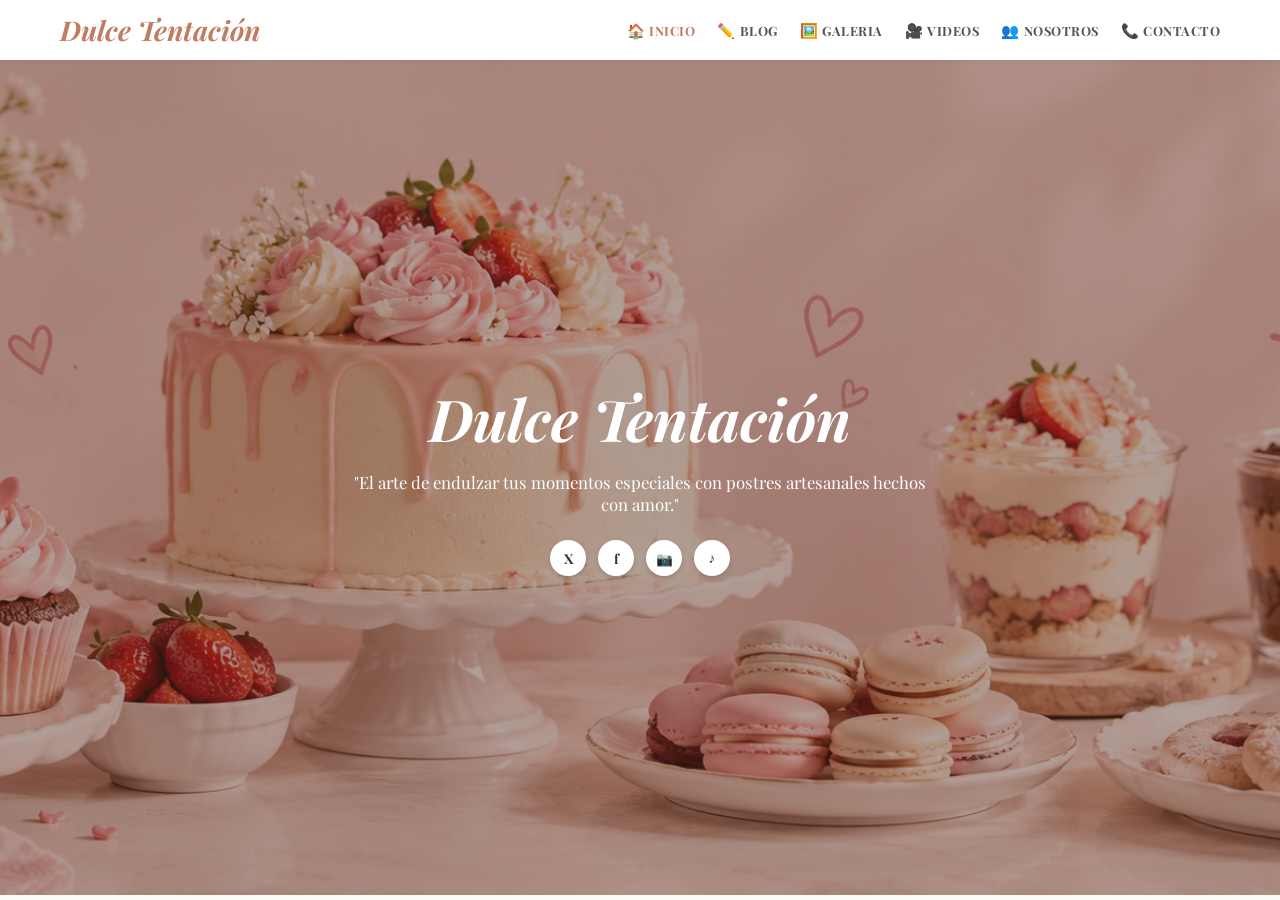
<file: index.html>
<!DOCTYPE html>
<html lang="es">
<head>
    <meta charset="UTF-8">
    <meta name="viewport" content="width=device-width, initial-scale=1.0">
    <title>Dulce Tentación - Inicio</title>
    
    <link rel="icon" type="image/png" href="imagenes/EkuMt7j3Sc5S_RFY_2t4IXHTE3midWKJicRoW1bk-DGAIUhJpVKFUWVu7c8y8KGLUDhGecCIjbO1g9K03HoEENYgFP9AHhrxB3eiKuZ5ttiZTwztIpZvGsgv5OCC-5rBT0I_UEY-zUKbbVOfCup572gvj0AWBpLTKALHo8UUyzUlDh3IUAPtKOQcUGHSWDuS.jpeg">

    <link href="https://fonts.googleapis.com/css2?family=Playfair+Display:ital,wght@0,400..700;1,400..700&display=swap" rel="stylesheet">
    <link rel="stylesheet" href="css/estilo.css">

</head>
<body>
    <header class="header-navegacion">
        <div class="logo">
            <h1>Dulce Tentación</h1>
        </div>
        <nav>
            <ul>
                <li><a href="index.html" class="active"><span class="icono">🏠</span> INICIO</a></li>
                <li><a href="blog.html"><span class="icono">✏️</span> BLOG</a></li>
                <li><a href="galeria.html"><span class="icono">🖼️</span> GALERIA</a></li>
                <li><a href="videos.html"><span class="icono">🎥</span> VIDEOS</a></li>
                <li><a href="nosotros.html"><span class="icono">👥</span> NOSOTROS</a></li>
                <li><a href="contactos.html"><span class="icono">📞</span> CONTACTO</a></li>
            </ul>
        </nav>
    </header>

    <main class="hero-section">
        <div class="hero-content">
            <h2>Dulce Tentación</h2>
            <p>"El arte de endulzar tus momentos especiales con postres artesanales hechos con amor."</p>
            <div class="redes-sociales">
                <a href="#" class="btn-red">X</a>
                <a href="#" class="btn-red">f</a>
                <a href="#" class="btn-red">📷</a>
                <a href="#" class="btn-red">♪</a>
            </div>
        </div>
    </main>
</body>
</html>
</file>
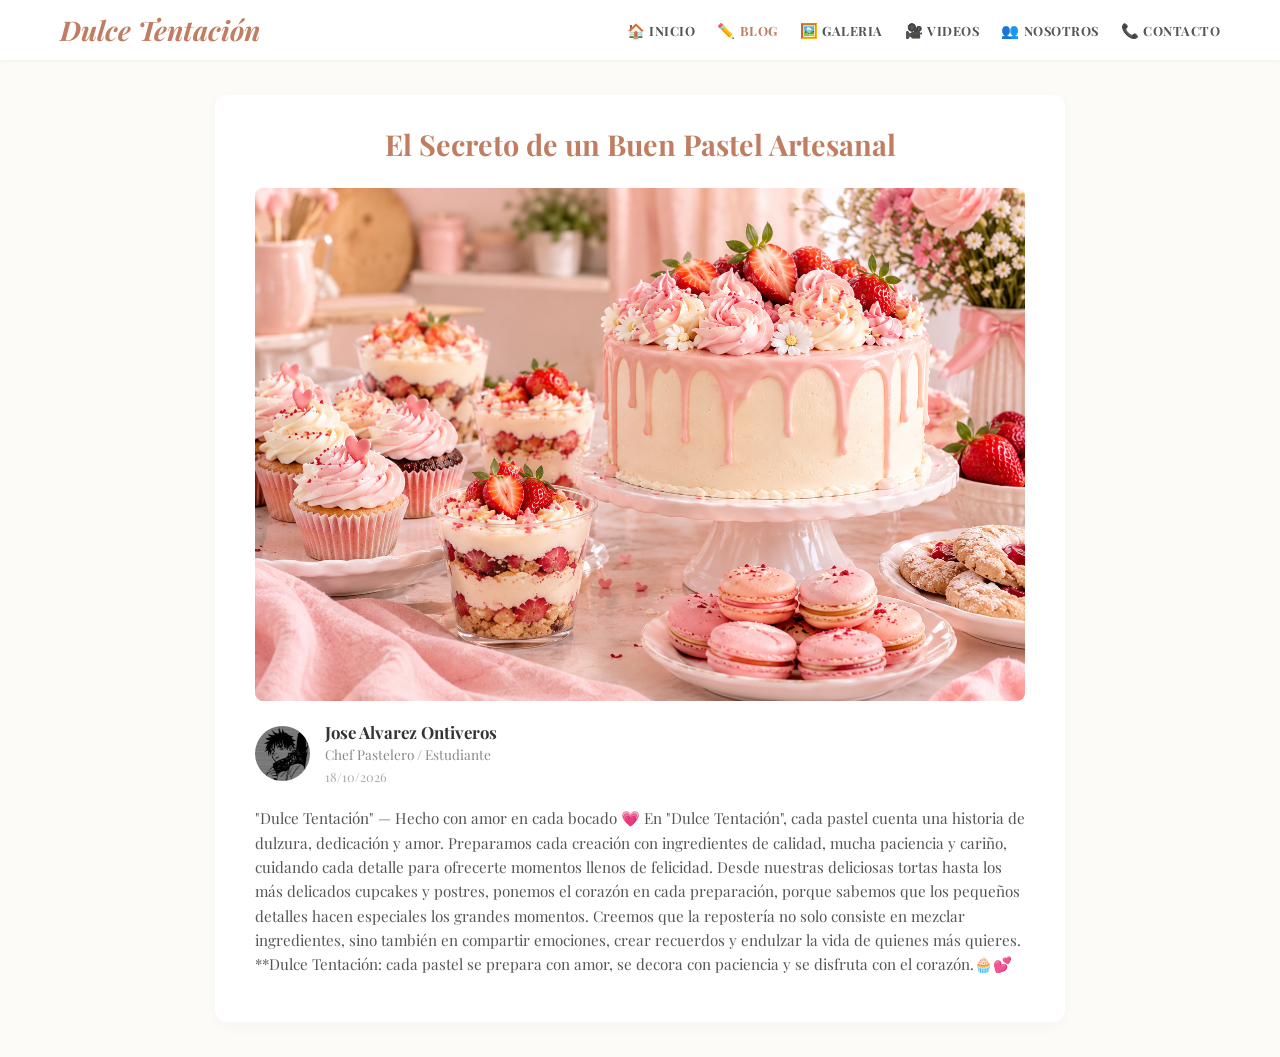
<file: blog.html>
<!DOCTYPE html>
<html lang="es">
<head>
    <meta charset="UTF-8">
    <meta name="viewport" content="width=device-width, initial-scale=1.0">
    <title>Dulce Tentación - Blog</title>
    <link href="https://fonts.googleapis.com/css2?family=Playfair+Display:ital,wght@0,400..700;1,400..700&display=swap" rel="stylesheet">
    <link rel="stylesheet" href="css/estilo.css">
      <link rel="icon" type="image/png" href="imagenes/EkuMt7j3Sc5S_RFY_2t4IXHTE3midWKJicRoW1bk-DGAIUhJpVKFUWVu7c8y8KGLUDhGecCIjbO1g9K03HoEENYgFP9AHhrxB3eiKuZ5ttiZTwztIpZvGsgv5OCC-5rBT0I_UEY-zUKbbVOfCup572gvj0AWBpLTKALHo8UUyzUlDh3IUAPtKOQcUGHSWDuS.jpeg">
</head>
<body>
    <header class="header-navegacion">
        <div class="logo">
            <h1>Dulce Tentación</h1>
        </div>
        <nav>
            <ul>
                <li><a href="index.html"><span class="icono">🏠</span> INICIO</a></li>
                <li><a href="blog.html" class="active"><span class="icono">✏️</span> BLOG</a></li>
                <li><a href="galeria.html"><span class="icono">🖼️</span> GALERIA</a></li>
                <li><a href="videos.html"><span class="icono">🎥</span> VIDEOS</a></li>
                <li><a href="nosotros.html"><span class="icono">👥</span> NOSOTROS</a></li>
                <li><a href="contactos.html"><span class="icono">📞</span> CONTACTO</a></li>
            </ul>
        </nav>
    </header>

    <main class="contenedor-principal">
        <article class="tarjeta-blog">
            <h2 class="titulo-seccion-blog">El Secreto de un Buen Pastel Artesanal</h2>
            
            <div class="imagen-banner-blog">
                <img src="imagenes/pastel para blog.png" alt="El Secreto de un Buen Pastel Artesanal">
            </div>
            
            <div class="autor-info">
                <img src="imagenes/foto de perfil .jpg" alt="Jose Alvarez Ontiveros" class="foto-perfil-autor">
                <div class="datos-autor">
                    <h3>Jose Alvarez Ontiveros</h3>
                    <p>Chef Pastelero / Estudiante</p>
                    <span class="fecha">18/10/2026</span>
                </div>
            </div>

            <div class="contenido-texto-blog">
               <p>"Dulce Tentación" — Hecho con amor en cada bocado 💗

En "Dulce Tentación", cada pastel cuenta una historia de dulzura, dedicación y amor. Preparamos cada creación con ingredientes de calidad, mucha paciencia y cariño, cuidando cada detalle para ofrecerte momentos llenos de felicidad.

Desde nuestras deliciosas tortas hasta los más delicados cupcakes y postres, ponemos el corazón en cada preparación, porque sabemos que los pequeños detalles hacen especiales los grandes momentos.

Creemos que la repostería no solo consiste en mezclar ingredientes, sino también en compartir emociones, crear recuerdos y endulzar la vida de quienes más quieres.

**Dulce Tentación: cada pastel se prepara con amor, se decora con paciencia y se disfruta con el corazón.🧁💕</p>
        </article>
    </main>
</body>
</html>
</file>
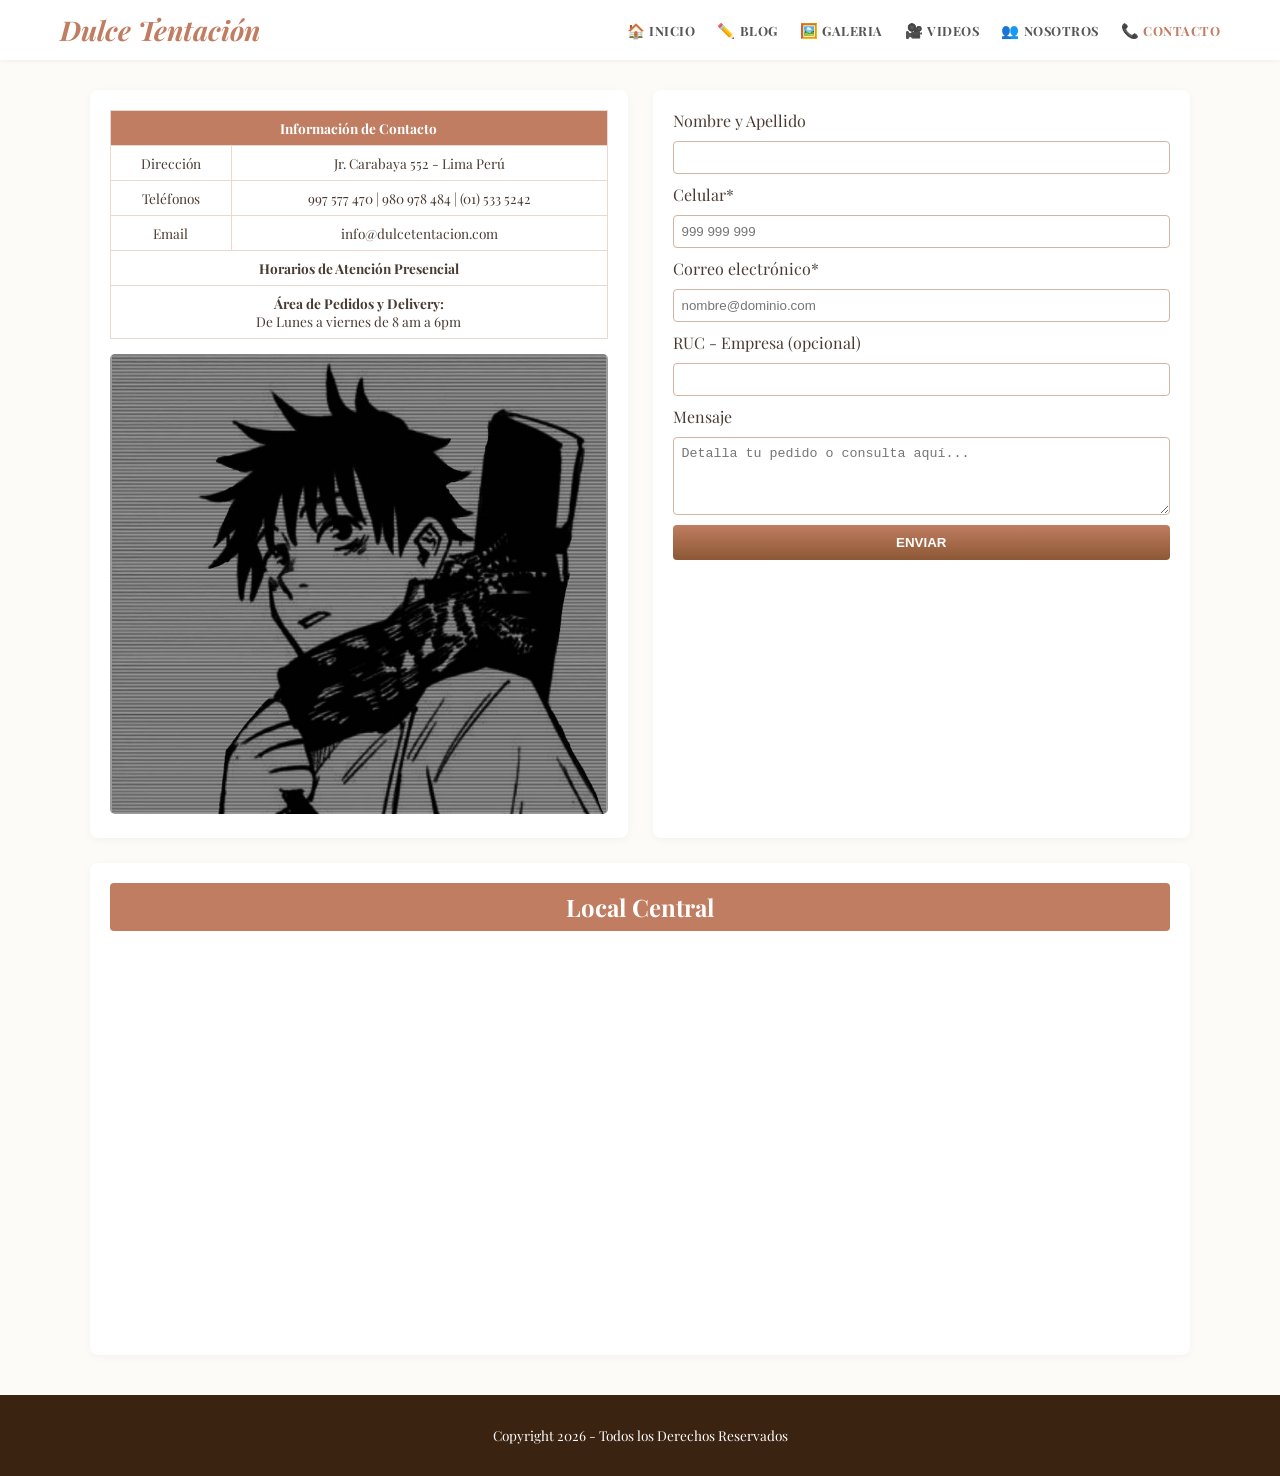
<file: contactos.html>
<!DOCTYPE html>
<html lang="es">
<head>
    <meta charset="UTF-8">
    <meta name="viewport" content="width=device-width, initial-scale=1.0">
    <title>Dulce Tentación - Contacto</title>
    <link href="https://fonts.googleapis.com/css2?family=Playfair+Display:ital,wght@0,400..700;1,400..700&display=swap" rel="stylesheet">
    <link rel="stylesheet" href="css/estilo.css">

    <link rel="icon" type="image/png" href="imagenes/EkuMt7j3Sc5S_RFY_2t4IXHTE3midWKJicRoW1bk-DGAIUhJpVKFUWVu7c8y8KGLUDhGecCIjbO1g9K03HoEENYgFP9AHhrxB3eiKuZ5ttiZTwztIpZvGsgv5OCC-5rBT0I_UEY-zUKbbVOfCup572gvj0AWBpLTKALHo8UUyzUlDh3IUAPtKOQcUGHSWDuS.jpeg">

</head>
<body>
    <header class="header-navegacion">
        <div class="logo">
            <h1>Dulce Tentación</h1>
        </div>
        <nav>
            <ul>
                <li><a href="index.html"><span class="icono">🏠</span> INICIO</a></li>
                <li><a href="blog.html"><span class="icono">✏️</span> BLOG</a></li>
                <li><a href="galeria.html"><span class="icono">🖼️</span> GALERIA</a></li>
                <li><a href="videos.html"><span class="icono">🎥</span> VIDEOS</a></li>
                <li><a href="nosotros.html"><span class="icono">👥</span> NOSOTROS</a></li>
                <li><a href="contactos.html" class="active"><span class="icono">📞</span> CONTACTO</a></li>
            </ul>
        </nav>
    </header>

    <main class="contacto-main">
        <section class="seccion-superior">
            <div class="contenedor-tabla">
                <table class="tabla-contacto">
                    <thead>
                        <tr>
                            <th colspan="2">Información de Contacto</th>
                        </tr>
                    </thead>
                    <tbody>
                        <tr>
                            <td>Dirección</td>
                            <td>Jr. Carabaya 552 - Lima Perú</td>
                        </tr>
                        <tr>
                            <td>Teléfonos</td>
                            <td>997 577 470 | 980 978 484 | (01) 533 5242</td>
                        </tr>
                        <tr>
                            <td>Email</td>
                            <td>info@dulcetentacion.com</td>
                        </tr>
                        <tr>
                            <th colspan="2">Horarios de Atención Presencial</th>
                        </tr>
                        <tr>
                            <td colspan="2"><strong>Área de Pedidos y Delivery:</strong><br>De Lunes a viernes de 8 am a 6pm</td>
                        </tr>
                    </tbody>
                </table>
                <div class="imagen-tabla">
                    <img src="imagenes/foto de perfil .jpg" alt="Atención al cliente Dulce Tentación">
                </div>
            </div>

            <div class="contenedor-formulario">
                <form action="#" method="POST">
                    <label for="nombre">Nombre y Apellido</label>
                    <input type="text" id="nombre" name="nombre" required>

                    <label for="celular">Celular*</label>
                    <input type="tel" id="celular" name="celular" placeholder="999 999 999" required>

                    <label for="correo">Correo electrónico*</label>
                    <input type="email" id="correo" name="correo" placeholder="nombre@dominio.com" required>

                    <label for="ruc">RUC - Empresa (opcional)</label>
                    <input type="text" id="ruc" name="ruc">

                    <label for="mensaje">Mensaje</label>
                    <textarea id="mensaje" name="mensaje" rows="4" placeholder="Detalla tu pedido o consulta aquí..."></textarea>

                    <button type="submit">ENVIAR</button>
                </form>
            </div>
        </section>

        <section class="seccion-mapa">
    <h2>Local Central</h2>
    <div class="mapa-responsive">
        <iframe src="https://www.google.com/maps/embed?pb=!1m18!1m12!1m3!1d3901.859600015505!2d-77.034567!3d-12.045678!2m3!1f0!2f0!3f0!3m2!1f1024!2f768!4f13.1!3m3!1m2!1s0x9105c8c3b1234567%3A0x123456789abcdef!2sJr.%20Carabaya%20552%2C%20Lima%2015001!5e0!3m2!1ses!2spe!4v1600000000000!5m2!1ses!2spe" width="100%" height="380" style="border:0;" allowfullscreen="" loading="lazy"></iframe>
    </div>
</section>
    </main>

    <footer>
        <p>Copyright 2026 - Todos los Derechos Reservados</p>
    </footer>
</body>
</html>
</file>
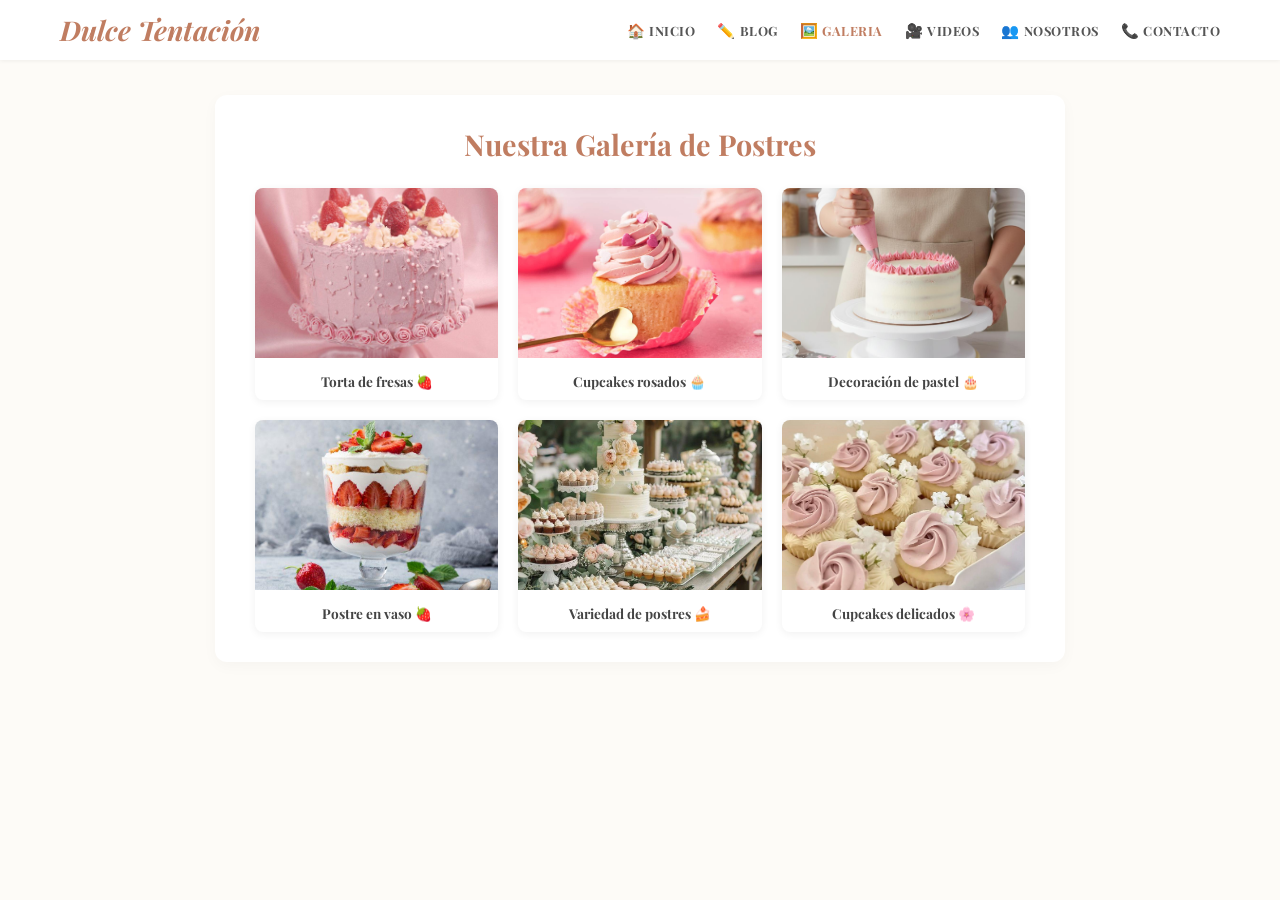
<file: galeria.html>
<!DOCTYPE html>
<html lang="es">
<head>
    <meta charset="UTF-8">
    <meta name="viewport" content="width=device-width, initial-scale=1.0">
    <title>Dulce Tentación - Galería</title>
    <link href="https://fonts.googleapis.com/css2?family=Playfair+Display:ital,wght@0,400..700;1,400..700&display=swap" rel="stylesheet">
    <link rel="stylesheet" href="css/estilo.css">

    <link rel="icon" type="image/png" href="imagenes/EkuMt7j3Sc5S_RFY_2t4IXHTE3midWKJicRoW1bk-DGAIUhJpVKFUWVu7c8y8KGLUDhGecCIjbO1g9K03HoEENYgFP9AHhrxB3eiKuZ5ttiZTwztIpZvGsgv5OCC-5rBT0I_UEY-zUKbbVOfCup572gvj0AWBpLTKALHo8UUyzUlDh3IUAPtKOQcUGHSWDuS.jpeg">

</head>
<body>
    <header class="header-navegacion">
        <div class="logo">
            <h1>Dulce Tentación</h1>
        </div>
        <nav>
            <ul>
                <li><a href="index.html"><span class="icono">🏠</span> INICIO</a></li>
                <li><a href="blog.html"><span class="icono">✏️</span> BLOG</a></li>
                <li><a href="galeria.html" class="active"><span class="icono">🖼️</span> GALERIA</a></li>
                <li><a href="videos.html"><span class="icono">🎥</span> VIDEOS</a></li>
                <li><a href="nosotros.html"><span class="icono">👥</span> NOSOTROS</a></li>
                <li><a href="contactos.html"><span class="icono">📞</span> CONTACTO</a></li>
            </ul>
        </nav>
    </header>

    <main class="contenedor-principal">
        <section class="tarjeta-galeria">
            <h2 class="titulo-seccion">Nuestra Galería de Postres</h2>
            
            <div class="grid-galeria">
                <div class="item-tarjeta">
                    <img src="imagenes/pastel 1.jpeg" alt="Torta de fresas">
                    <p>Torta de fresas 🍓</p>
                </div>
                <div class="item-tarjeta">
                    <img src="imagenes/pastel2.jpeg" alt="Cupcakes rosados">
                    <p>Cupcakes rosados 🧁</p>
                </div>
                <div class="item-tarjeta">
                    <img src="imagenes/pastel3.jpeg" alt="Decoración de pastel">
                    <p>Decoración de pastel 🎂</p>
                </div>
                <div class="item-tarjeta">
                    <img src="imagenes/pastel4.jpeg" alt="Postre en vaso">
                    <p>Postre en vaso 🍓</p>
                </div>
                <div class="item-tarjeta">
                    <img src="imagenes/pastel5.jpeg" alt="Variedad de postres">
                    <p>Variedad de postres 🍰</p>
                </div>
                <div class="item-tarjeta">
                    <img src="imagenes/pastel6.jpeg" alt="Cupcakes delicados">
                    <p>Cupcakes delicados 🌸</p>
                </div>
            </div>
        </section>
    </main>
</body>
</html>
</file>
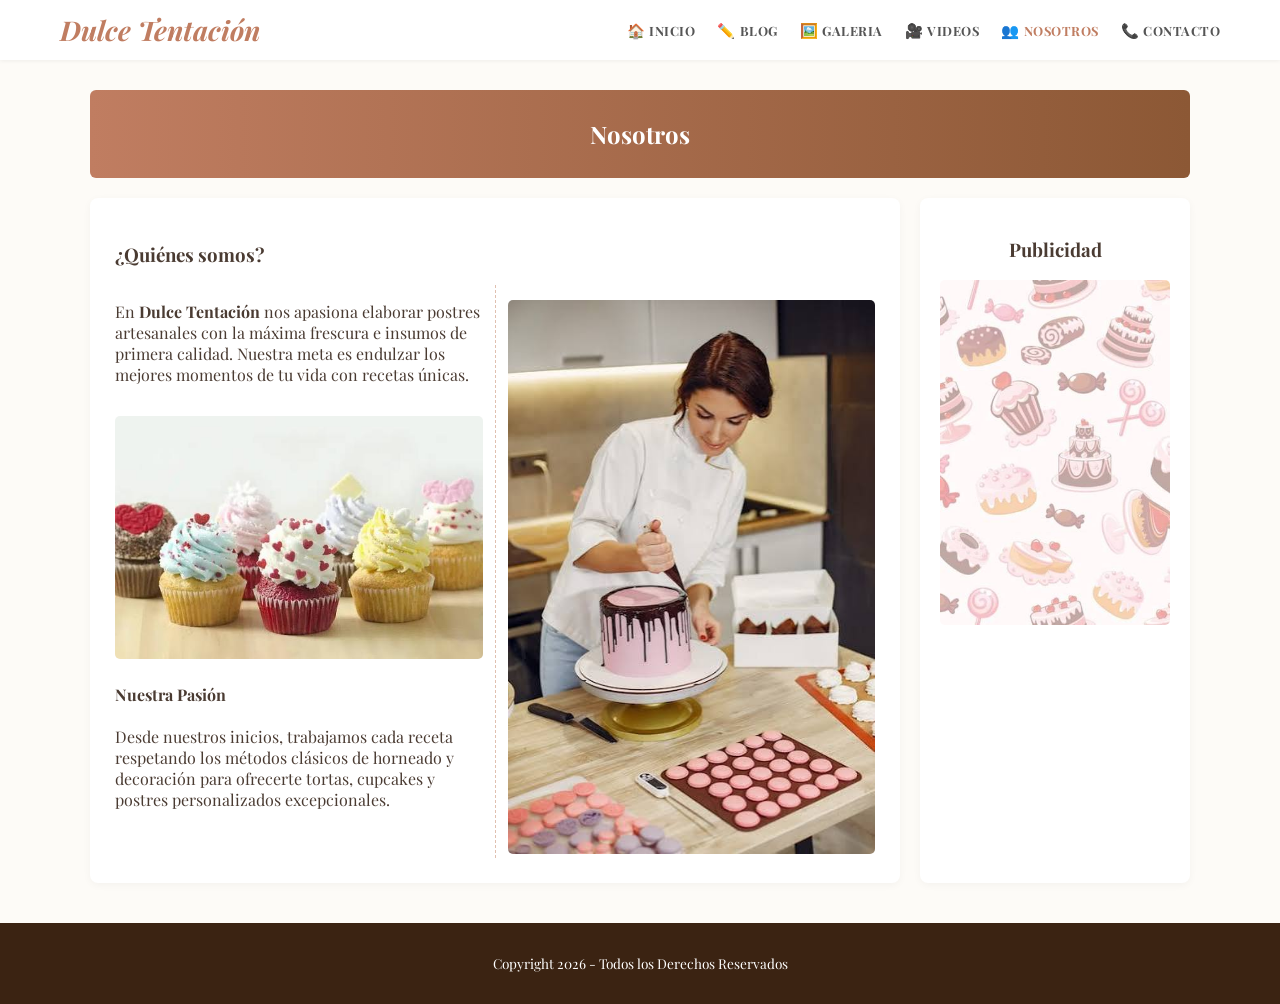
<file: nosotros.html>
<!DOCTYPE html>
<html lang="es">
<head>
    <meta charset="UTF-8">
    <meta name="viewport" content="width=device-width, initial-scale=1.0">
    <title>Dulce Tentación - Nosotros</title>
    <link href="https://fonts.googleapis.com/css2?family=Playfair+Display:ital,wght@0,400..700;1,400..700&display=swap" rel="stylesheet">
    <link rel="stylesheet" href="css/estilo.css">

    <link rel="icon" type="image/png" href="imagenes/EkuMt7j3Sc5S_RFY_2t4IXHTE3midWKJicRoW1bk-DGAIUhJpVKFUWVu7c8y8KGLUDhGecCIjbO1g9K03HoEENYgFP9AHhrxB3eiKuZ5ttiZTwztIpZvGsgv5OCC-5rBT0I_UEY-zUKbbVOfCup572gvj0AWBpLTKALHo8UUyzUlDh3IUAPtKOQcUGHSWDuS.jpeg">

</head>
<body>
    <header class="header-navegacion">
        <div class="logo">
            <h1>Dulce Tentación</h1>
        </div>
        <nav>
            <ul>
                <li><a href="index.html"><span class="icono">🏠</span> INICIO</a></li>
                <li><a href="blog.html"><span class="icono">✏️</span> BLOG</a></li>
                <li><a href="galeria.html"><span class="icono">🖼️</span> GALERIA</a></li>
                <li><a href="videos.html"><span class="icono">🎥</span> VIDEOS</a></li>
                <li><a href="nosotros.html" class="active"><span class="icono">👥</span> NOSOTROS</a></li>
                <li><a href="contactos.html"><span class="icono">📞</span> CONTACTO</a></li>
            </ul>
        </nav>
    </header>

    <main class="grid-nosotros-container">
        <div class="area-titulo">
            <h2>Nosotros</h2>
        </div>

        <section class="area-contenido">
            <h3>¿Quiénes somos?</h3>
            <div class="columnas-texto">
                <div class="columna">
                    <p>En <strong>Dulce Tentación</strong> nos apasiona elaborar postres artesanales con la máxima frescura e insumos de primera calidad. Nuestra meta es endulzar los mejores momentos de tu vida con recetas únicas.</p>
                    <img src="imagenes/nosotros2.jpeg" alt="Nuestro equipo de pasteleros">
                </div>
                <div class="columna">
                    <h4>Nuestra Pasión</h4>
                    <p>Desde nuestros inicios, trabajamos cada receta respetando los métodos clásicos de horneado y decoración para ofrecerte tortas, cupcakes y postres personalizados excepcionales.</p>
                    <img src="imagenes/nosotro decoracion.jpeg" alt="Decoración de pasteles">
                </div>
            </div>
        </section>

        <aside class="area-publicidad">
            <h3>Publicidad</h3>
            <img src="imagenes/nosotros.jpeg" alt="Promoción especial de pasteles">
        </aside>
    </main>

    <footer>
        <p>Copyright 2026 - Todos los Derechos Reservados</p>
    </footer>
</body>
</html>
</file>
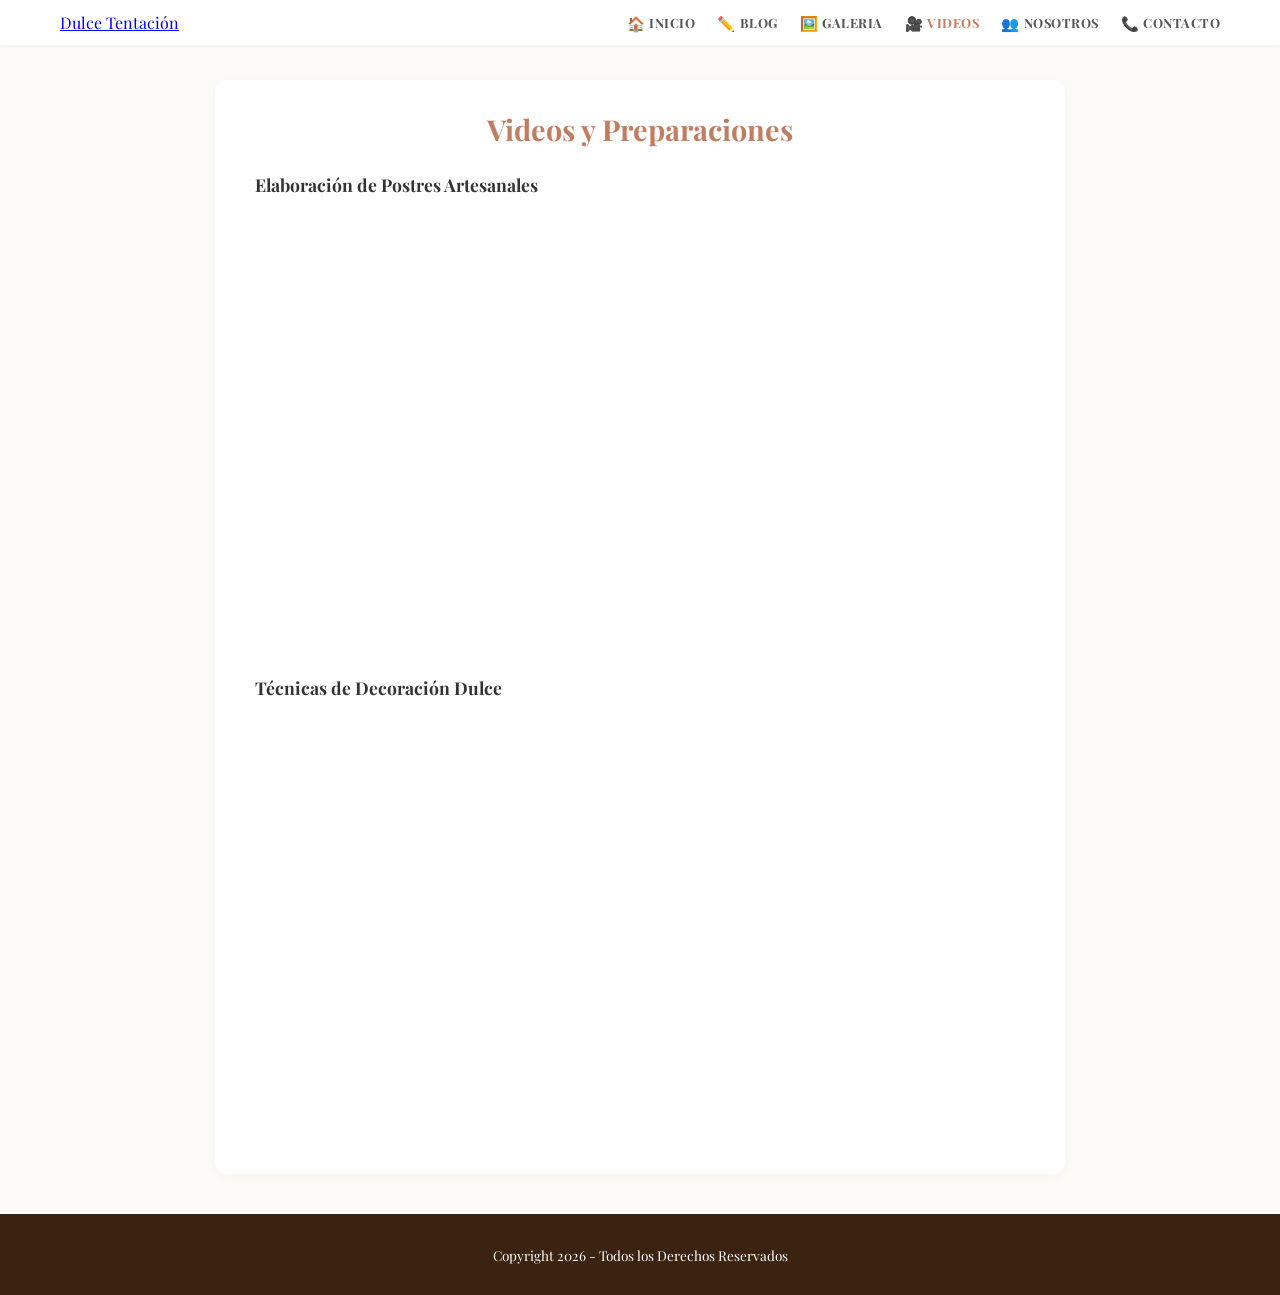
<file: videos.html>
<!DOCTYPE html>
<html lang="es">
<head>
    <meta charset="UTF-8">
    <meta name="viewport" content="width=device-width, initial-scale=1.0">
    <title>Dulce Tentación - Videos</title>
    <link rel="icon" type="image/png" href="img/logo.png">
    <link href="https://fonts.googleapis.com/css2?family=Playfair+Display:ital,wght@0,400..700;1,400..700&display=swap" rel="stylesheet">
    <link rel="stylesheet" href="css/estilo.css">

    <link rel="icon" type="image/png" href="imagenes/EkuMt7j3Sc5S_RFY_2t4IXHTE3midWKJicRoW1bk-DGAIUhJpVKFUWVu7c8y8KGLUDhGecCIjbO1g9K03HoEENYgFP9AHhrxB3eiKuZ5ttiZTwztIpZvGsgv5OCC-5rBT0I_UEY-zUKbbVOfCup572gvj0AWBpLTKALHo8UUyzUlDh3IUAPtKOQcUGHSWDuS.jpeg">


</head>
<body>
    <header class="header-navegacion">
        <div class="logo">
            <a href="index.html">
                <span class="texto-logo">Dulce Tentación</span>
            </a>
        </div>
        <nav>
            <ul>
                <li><a href="index.html"><span class="icono">🏠</span> INICIO</a></li>
                <li><a href="blog.html"><span class="icono">✏️</span> BLOG</a></li>
                <li><a href="galeria.html"><span class="icono">🖼️</span> GALERIA</a></li>
                <li><a href="videos.html" class="active"><span class="icono">🎥</span> VIDEOS</a></li>
                <li><a href="nosotros.html"><span class="icono">👥</span> NOSOTROS</a></li>
                <li><a href="contactos.html"><span class="icono">📞</span> CONTACTO</a></li>
            </ul>
        </nav>
    </header>

    <main class="contenedor-principal">
        <section class="tarjeta-videos">
            <h2 class="titulo-seccion">Videos y Preparaciones</h2>
            
            <!-- Video 1: YouTube de Pasteles -->
            <div class="bloque-video">
                <h3>Elaboración de Postres Artesanales</h3>
                <div class="video-responsive">
                    <iframe src= "https://www.youtube.com/embed/vvNMOcZLOak" title="Decoración de pasteles" allow="accelerometer; autoplay; clipboard-write; encrypted-media; gyroscope; picture-in-picture" allowfullscreen></iframe>
                </div>
            </div>

            <!-- Video 2: YouTube de Repostería Fina -->
            <div class="bloque-video" style="margin-top: 35px;">
                <h3>Técnicas de Decoración Dulce</h3>
                <div class="video-responsive">
                    <iframe src= "https://www.youtube.com/embed/fF0zPExoJ58" title="Pastelería fina" allow="accelerometer; autoplay; clipboard-write; encrypted-media; gyroscope; picture-in-picture" allowfullscreen></iframe>
                </div>
            </div>
        </section>
    </main>

    <footer>
        <p>Copyright 2026 - Todos los Derechos Reservados</p>
    </footer>
</body>
</html>
</file>
<file: css/estilo.css>
* {
    box-sizing: border-box;
}

body {
    font-family: 'Playfair Display', Georgia, serif;
    margin: 0;
    padding: 0;
    background-color: #fdfbf7;
    color: #4a3b32;
}

.header-navegacion {
    background-color: #ffffff;
    display: flex;
    justify-content: space-between;
    align-items: center;
    padding: 12px 60px;
    box-shadow: 0 1px 4px rgba(0,0,0,0.06);
    position: sticky;
    top: 0;
    z-index: 1000;
}

.header-navegacion .logo h1 {
    font-style: italic;
    font-size: 1.7rem;
    color: #c07d61;
    margin: 0;
    font-weight: 700;
}

.header-navegacion nav ul {
    display: flex;
    list-style: none;
    margin: 0;
    padding: 0;
    gap: 22px;
}

.header-navegacion nav ul li a {
    text-decoration: none;
    color: #555;
    font-weight: bold;
    font-size: 0.8rem;
    letter-spacing: 0.5px;
    display: flex;
    align-items: center;
    gap: 4px;
}

.header-navegacion nav ul li a:hover,
.header-navegacion nav ul li a.active {
    color: #c07d61;
}

.icono {
    font-size: 0.9rem;
}


.hero-section {
    
    background: linear-gradient(rgba(80, 45, 35, 0.45), rgba(80, 45, 35, 0.45)), 
                url('../imagenes/portada_dulce_tentacion.jpg') no-repeat center center/cover;
    height: calc(100vh - 65px);
    display: flex;
    justify-content: center;
    align-items: center;
    text-align: center;
    color: white;
    padding: 0 20px;
}

.hero-content h2 {
    font-size: 3.6rem;
    font-style: italic;
    margin: 0 0 15px 0;
    font-weight: 700;
}

.hero-content p {
    font-size: 1.05rem;
    max-width: 580px;
    margin: 0 auto 25px auto;
}

.redes-sociales {
    display: flex;
    justify-content: center;
    gap: 12px;
}

.btn-red {
    display: inline-flex;
    justify-content: center;
    align-items: center;
    width: 36px;
    height: 36px;
    background-color: #ffffff;
    color: #333;
    border-radius: 50%;
    text-decoration: none;
    font-weight: bold;
    font-size: 0.85rem;
    box-shadow: 0 2px 4px rgba(0,0,0,0.15);
}

.btn-red:hover {
    background-color: #c07d61;
    color: #ffffff;
}

.contenedor-principal {
    width: 90%;
    max-width: 850px;
    margin: 35px auto;
}

.tarjeta-blog, .tarjeta-galeria, .tarjeta-videos {
    background: #ffffff;
    padding: 30px 40px;
    border-radius: 12px;
    box-shadow: 0 4px 15px rgba(0,0,0,0.03);
}

.titulo-seccion-blog, .titulo-seccion {
    text-align: center;
    color: #c07d61;
    font-size: 1.8rem;
    margin-top: 0;
    margin-bottom: 25px;
}

.imagen-banner-blog img {
    width: 100%;
    border-radius: 8px;
    height: auto;
    display: block;
}

.autor-info {
    display: flex;
    align-items: center;
    gap: 15px;
    margin: 20px 0;
}

.foto-perfil-autor {
    width: 55px;
    height: 55px;
    border-radius: 50%;
    object-fit: cover;
}

.datos-autor h3 {
    margin: 0;
    font-size: 1.05rem;
    color: #333;
}

.datos-autor p {
    margin: 2px 0;
    font-size: 0.85rem;
    color: #888;
}

.datos-autor .fecha {
    font-size: 0.8rem;
    color: #aaa;
}

.contenido-texto-blog p {
    line-height: 1.6;
    color: #555;
    font-size: 0.95rem;
}


.grid-galeria {
    display: grid;
    grid-template-columns: repeat(3, 1fr);
    gap: 20px;
}

.item-tarjeta {
    background: #ffffff;
    border-radius: 8px;
    overflow: hidden;
    box-shadow: 0 2px 8px rgba(0,0,0,0.06);
    text-align: center;
}

.item-tarjeta img {
    width: 100%;
    height: 170px;
    object-fit: cover;
}

.item-tarjeta p {
    margin: 10px 0;
    font-size: 0.85rem;
    color: #444;
    font-weight: bold;
}

.bloque-video h3 {
    color: #333;
    font-size: 1.1rem;
    margin-bottom: 12px;
}

.video-responsive {
    position: relative;
    padding-bottom: 56.25%;
    height: 0;
    overflow: hidden;
    border-radius: 8px;
}

.video-responsive iframe {
    position: absolute;
    top: 0;
    left: 0;
    width: 100%;
    height: 100%;
    border: 0;
}

.grid-nosotros-container {
    display: grid;
    grid-template-columns: 3fr 1fr;
    grid-template-areas: 
        "titulo titulo"
        "contenido publicidad";
    gap: 20px;
    width: 90%;
    max-width: 1100px;
    margin: 30px auto;
}

.area-titulo {
    grid-area: titulo;
    background: linear-gradient(to right, #c07d61, #8c5835);
    color: white;
    text-align: center;
    padding: 8px;
    border-radius: 6px;
}

.area-contenido {
    grid-area: contenido;
    background: #fff;
    padding: 25px;
    border-radius: 8px;
    box-shadow: 0 2px 8px rgba(0,0,0,0.04);
}

.area-publicidad {
    grid-area: publicidad;
    background: #fff;
    padding: 20px;
    border-radius: 8px;
    text-align: center;
    box-shadow: 0 2px 8px rgba(0,0,0,0.04);
}

.area-publicidad img {
    width: 100%;
    height: auto;
    border-radius: 5px;
}

.columnas-texto {
    column-count: 2;
    column-gap: 25px;
    column-rule: 1px dashed #e0c0b0;
}

.columna img {
    width: 100%;
    margin-top: 15px;
    border-radius: 5px;
}

.contacto-main {
    width: 90%;
    max-width: 1100px;
    margin: 30px auto;
}

.seccion-superior {
    display: flex;
    gap: 25px;
    flex-wrap: wrap;
    margin-bottom: 25px;
}

.contenedor-tabla, .contenedor-formulario {
    flex: 1;
    min-width: 300px;
    background: #fff;
    padding: 20px;
    border-radius: 8px;
    box-shadow: 0 2px 8px rgba(0,0,0,0.04);
}

.tabla-contacto {
    width: 100%;
    border-collapse: collapse;
    margin-bottom: 15px;
}

.tabla-contacto th, .tabla-contacto td {
    border: 1px solid #ebd8ce;
    padding: 8px;
    text-align: center;
    font-size: 0.85rem;
}

.tabla-contacto thead th {
    background-color: #c07d61;
    color: #fff;
}

.imagen-tabla img {
    width: 100%;
    height: auto;
    border-radius: 5px;
}

.contenedor-formulario form {
    display: flex;
    flex-direction: column;
    gap: 10px;
}

.contenedor-formulario input, 
.contenedor-formulario textarea {
    padding: 8px;
    border: 1px solid #d1b5a5;
    border-radius: 4px;
}

.contenedor-formulario button {
    background: linear-gradient(to bottom, #c07d61, #8c5835);
    color: white;
    padding: 10px;
    border: none;
    border-radius: 4px;
    font-weight: bold;
    cursor: pointer;
}

.seccion-mapa {
    background: #fff;
    padding: 20px;
    border-radius: 8px;
    box-shadow: 0 2px 8px rgba(0,0,0,0.04);
}

.seccion-mapa h2 {
    background-color: #c07d61;
    color: #fff;
    text-align: center;
    padding: 8px;
    margin-top: 0;
    border-radius: 4px;
}

footer {
    background-color: #3b2312;
    color: white;
    text-align: center;
    padding: 18px;
    margin-top: 40px;
    font-size: 0.85rem;
}

@media (max-width: 768px) {
    .grid-galeria {
        grid-template-columns: 1fr;
    }
    .grid-nosotros-container {
        grid-template-columns: 1fr;
        grid-template-areas: "titulo" "contenido" "publicidad";
    }
    .columnas-texto {
        column-count: 1;
    }
    .header-navegacion {
        flex-direction: column;
        gap: 10px;
        padding: 15px;
    }
}
</file>
